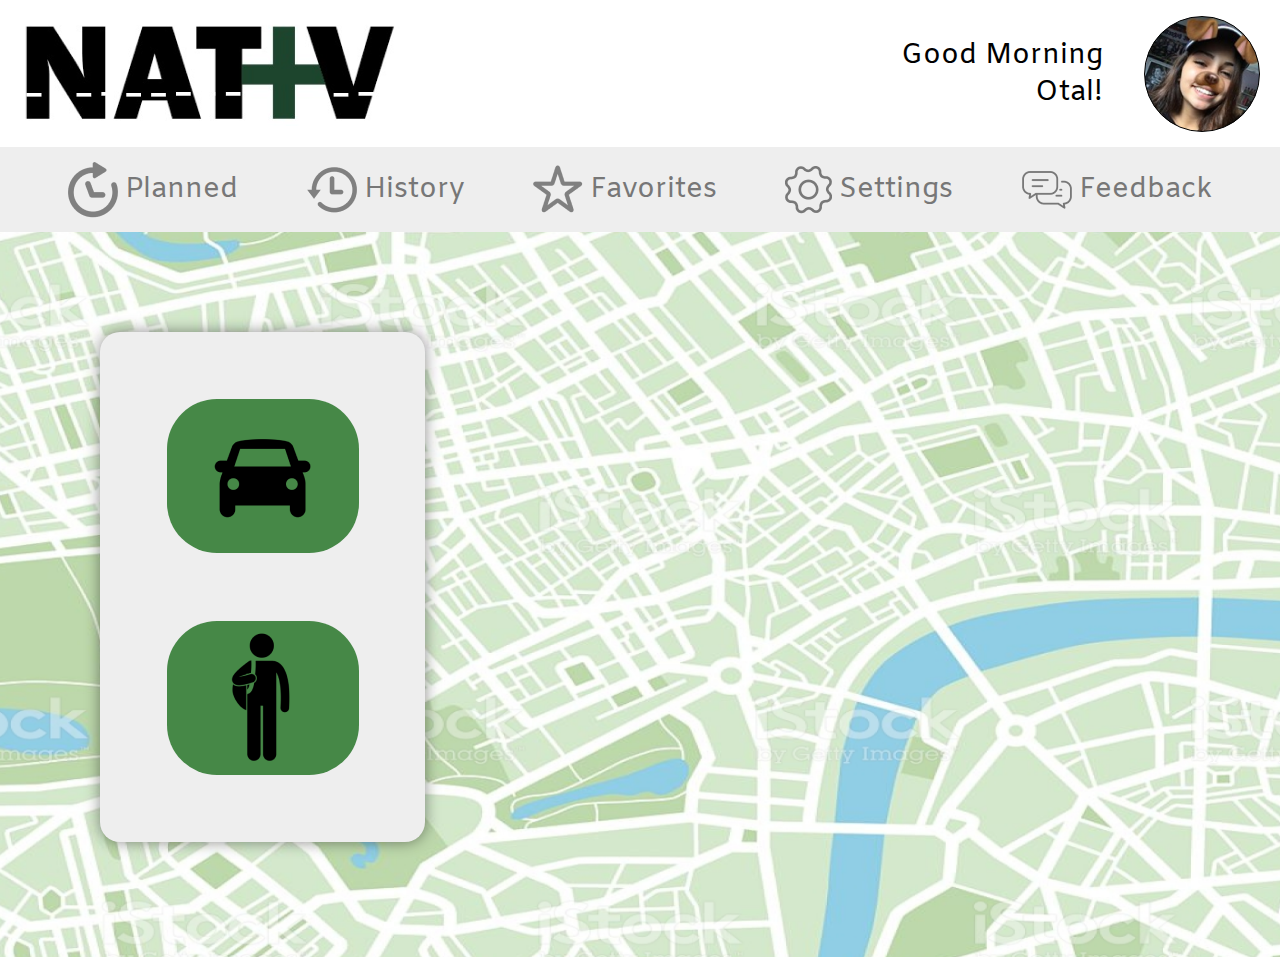
<file: portfolio/templates/Examples/Nativ+ Second Semester/index.html>
<!DOCTYPE html>
<html lang="en">
<head>
    <meta charset="UTF-8">
    <meta name="viewport" content="width=device-width, initial-scale=1.0">
    <!-- Jquery Library: -->
    <script src="https://code.jquery.com/jquery-3.5.0.js"></script>
    <!-- Google Fonts: -->
    <link href="https://fonts.googleapis.com/css2?family=Amiko:wght@400;600;700&display=swap" rel="stylesheet">
    <!-- Local Files: -->
    <script src="includes/js/scripts.js"></script>
    <link rel="stylesheet" href="includes/css/style.css">
    <title>Nativ+</title>
</head>

<body class="homePage">
    <header>
        <button class="hamburger"></button>
        <a href="#" class="logo"></a>
        <section class="user">
            <h4> Good Morning <br> Otal! </h4>
            <section>
                <a href="#"></a>                
            </section>
        </section>
    </header>
    <nav>
        <a href="TripInfo.html"><img src="includes/images/Planned.png" alt="Planned">Planned</a>
        <a href="TripInfo.html"><img src="includes/images/History.png" alt="History"> History</a>
        <a href="#"><img src="includes/images/Favorites.png" alt="Favorites"> Favorites</a>
        <a href="#"><img src="includes/images/Settings.png" alt="Settings"> Settings</a>
        <a href="#"><img src="includes/images/Feedback.png" alt="Feedback"> Feedback</a>
    </nav>
    <main>
        <img src="includes/images/map.png" alt="Map" class="map">
        <section class="box_gray">
            <a href="NewTrip.html" class="driver"></a>
            <a href="NewTrip.html" class="passenger"></a>
        </section>
    </main>
    <footer>
        <section>
            <a href="https://twitter.com/" class="twitter"></a>
            <a href="https://www.facebook.com/" class="facebook"></a>
            <a href="https://www.instagram.com/" class="instagram"></a>
        </section>
        <h6>© Department of Transportation</h6>
    </footer>
</body>

</html>
</file>
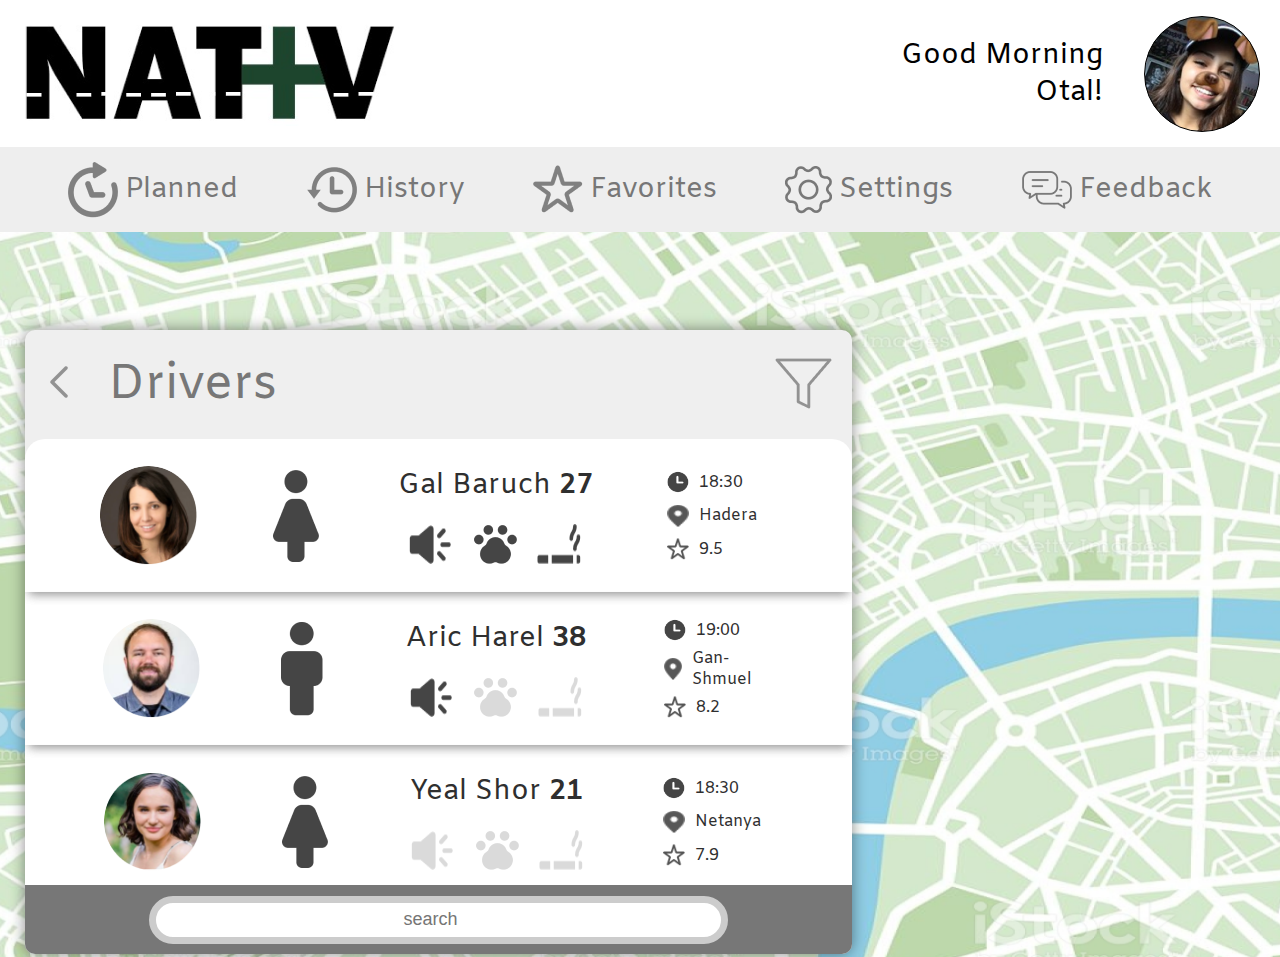
<file: portfolio/templates/Examples/Nativ+ Second Semester/DriverList.html>
<!DOCTYPE html>
<html lang="en">

<head>
    <meta charset="UTF-8">
    <meta name="viewport" content="width=device-width, initial-scale=1.0">
    <!-- Jquery Library: -->
    <script src="https://code.jquery.com/jquery-3.5.0.js"></script>
    <!-- Google Fonts: -->
    <link href="https://fonts.googleapis.com/css2?family=Amiko:wght@400;600;700&display=swap" rel="stylesheet">
    <!-- Local Files: -->
    <script src="includes/js/scripts.js"></script>
    <link rel="stylesheet" href="includes/css/style.css">
    <title>Nativ+ Driver List</title>
</head>

<body class="DriverList">
    <header>
        <button class="hamburger"></button>
        <a href="index.html" class="logo"></a>
        <section class="user">
            <h4> Good Morning <br> Otal! </h4>
            <section>
                <a href="#"> </a>
            </section>
        </section>
    </header>
    <nav>
        <a href="TripInfo.html"><img src="includes/images/Planned.png" alt="Planned">Planned</a>
        <a href="TripInfo.html"><img src="includes/images/History.png" alt="History"> History</a>
        <a href="#"><img src="includes/images/Favorites.png" alt="Favorites"> Favorites</a>
        <a href="#"><img src="includes/images/Settings.png" alt="Settings"> Settings</a>
        <a href="#"><img src="includes/images/Feedback.png" alt="Feedback"> Feedback</a>
    </nav>
    <main>
        <img src="includes/images/map.png" alt="Map" class="map">
        <section class="box_gray_DriverList">
            <div class="title">
                <a href="NewTrip.html" class="back">
                    <img src="includes/images/Back.png">
                </a>
                <h3>Drivers</h3>
                <button class="filter">
                    <img src="includes/images/Filter.png">
                </button>
            </div>
            <div class="list">

            </div>
            <div class="search">
                <input type="search" placeholder="search">
            </div>
        </section>
    </main>
    <script>createCrds()</script>
</body>

</html>
</file>
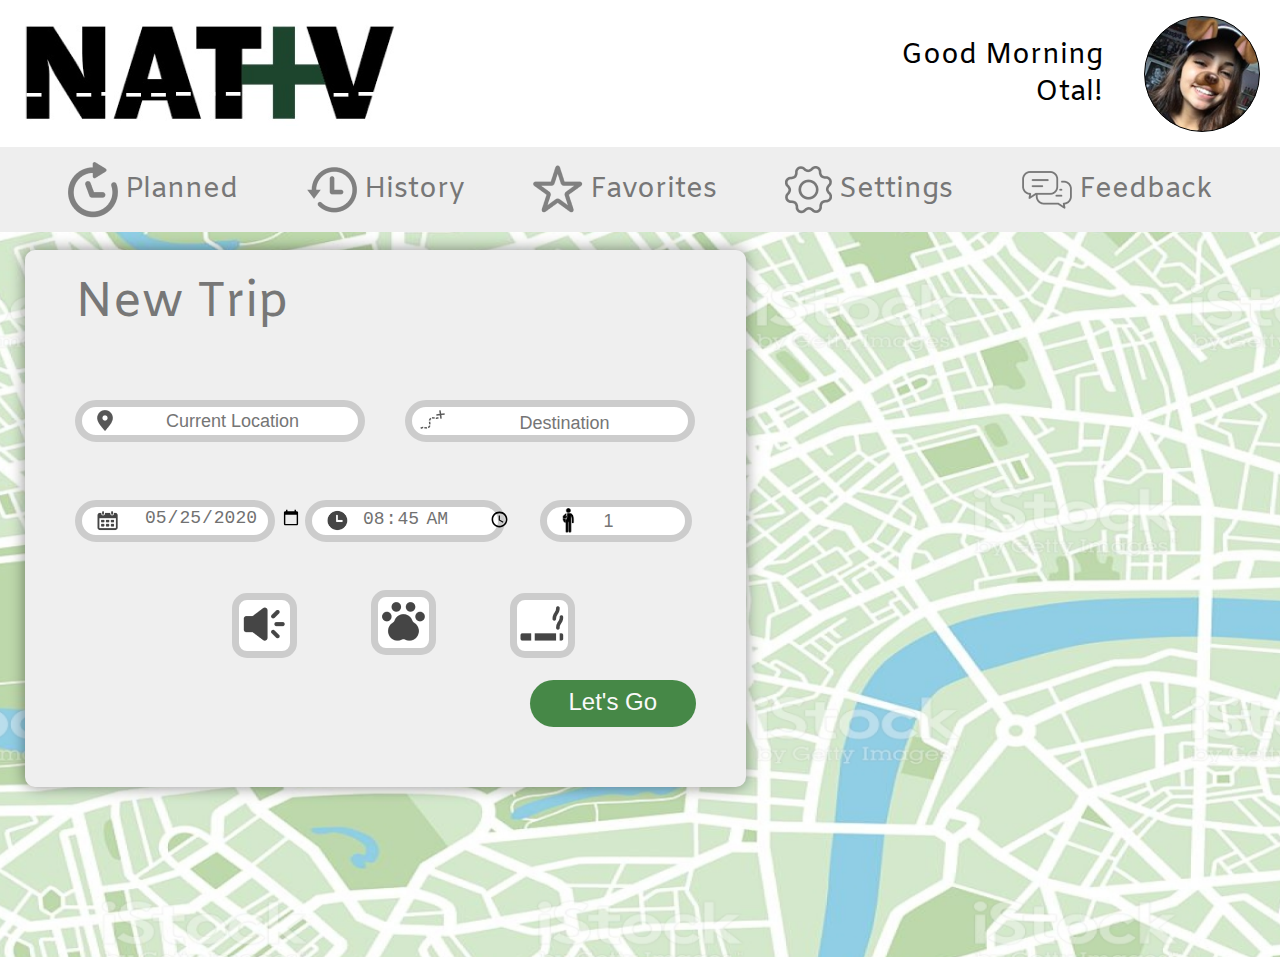
<file: portfolio/templates/Examples/Nativ+ Second Semester/NewTrip.html>
<!DOCTYPE html>
<html lang="en">

<head>
    <meta charset="UTF-8">
    <meta name="viewport" content="width=device-width, initial-scale=1.0">
    <!-- Jquery Library: -->
    <script src="https://code.jquery.com/jquery-3.5.0.js"></script>
    <!-- Google Fonts: -->
    <link href="https://fonts.googleapis.com/css2?family=Amiko:wght@400;600;700&display=swap" rel="stylesheet">
    <!-- Local Files: -->
    <script src="includes/js/scripts.js"></script>
    <link rel="stylesheet" href="includes/css/style.css">
    <title>Nativ+ New Trip</title>
</head>

<body class="NewTrip">
    <header>
        <button class="hamburger"></button>
        <a href="index.html" class="logo"></a>
        <section class="user">
            <h4> Good Morning <br> Otal! </h4>
            <section>
                <a href="#"> </a>
            </section>
        </section>
    </header>
    <nav>
        <a href="TripInfo.html"><img src="includes/images/Planned.png" alt="Planned">Planned</a>
        <a href="TripInfo.html"><img src="includes/images/History.png" alt="History"> History</a>
        <a href="#"><img src="includes/images/Favorites.png" alt="Favorites"> Favorites</a>
        <a href="#"><img src="includes/images/Settings.png" alt="Settings"> Settings</a>
        <a href="#"><img src="includes/images/Feedback.png" alt="Feedback"> Feedback</a>
    </nav>
    <main>
        <img src="includes/images/map.png" alt="Map" class="map">
        <form action="DriverList.html">
            <div class="formTitle">
                <a href="index.html" class="back"></a>
                <h2>New Trip</h2>
                <p> </p>
            </div>
            <div class="white">
                <label class="currLocation">
                    <img src="includes/images/NavigationLocation.png" alt="Location">
                    <input type="text" placeholder="Current Location">
                </label>
                <label class="destination">
                    <img src="includes/images/destination.png" alt="Destination">
                    <input type="text" placeholder="Destination" title="Please enter you desired destination" required>
                </label>
                <div class="times">
                    <label class="date">
                        <img src="includes/images/Date.png" alt="Date">
                        <input type="date" value="2020-05-25">
                    </label>
                    <label class="time">
                        <img src="includes/images/Time.png" alt="Time">
                        <input type="time" value="08:45">
                    </label>
                </div>
                <label class="number">
                    <img src="includes/images/Passenger.png" alt="Passenger">
                    <input type="number" placeholder="1">
                </label>
                <section class="preferences">
                    <button type="button" onclick="selected(1)">
                        <img src="includes/images/Sound.png" alt="Sound">
                    </button>
                    <button type="button" onclick="selected(2)">
                        <img src="includes/images/Pet.png" alt="Pet">
                    </button>
                    <button type="button" onclick="selected(3)">
                        <img src="includes/images/Cigarette.png" alt="Smoking">
                    </button>
                </section>
                <label class="submit">
                    <input type="submit" value="Let's Go">
                </label>
            </div>
        </form>
    </main>
</body>

</html>
</file>
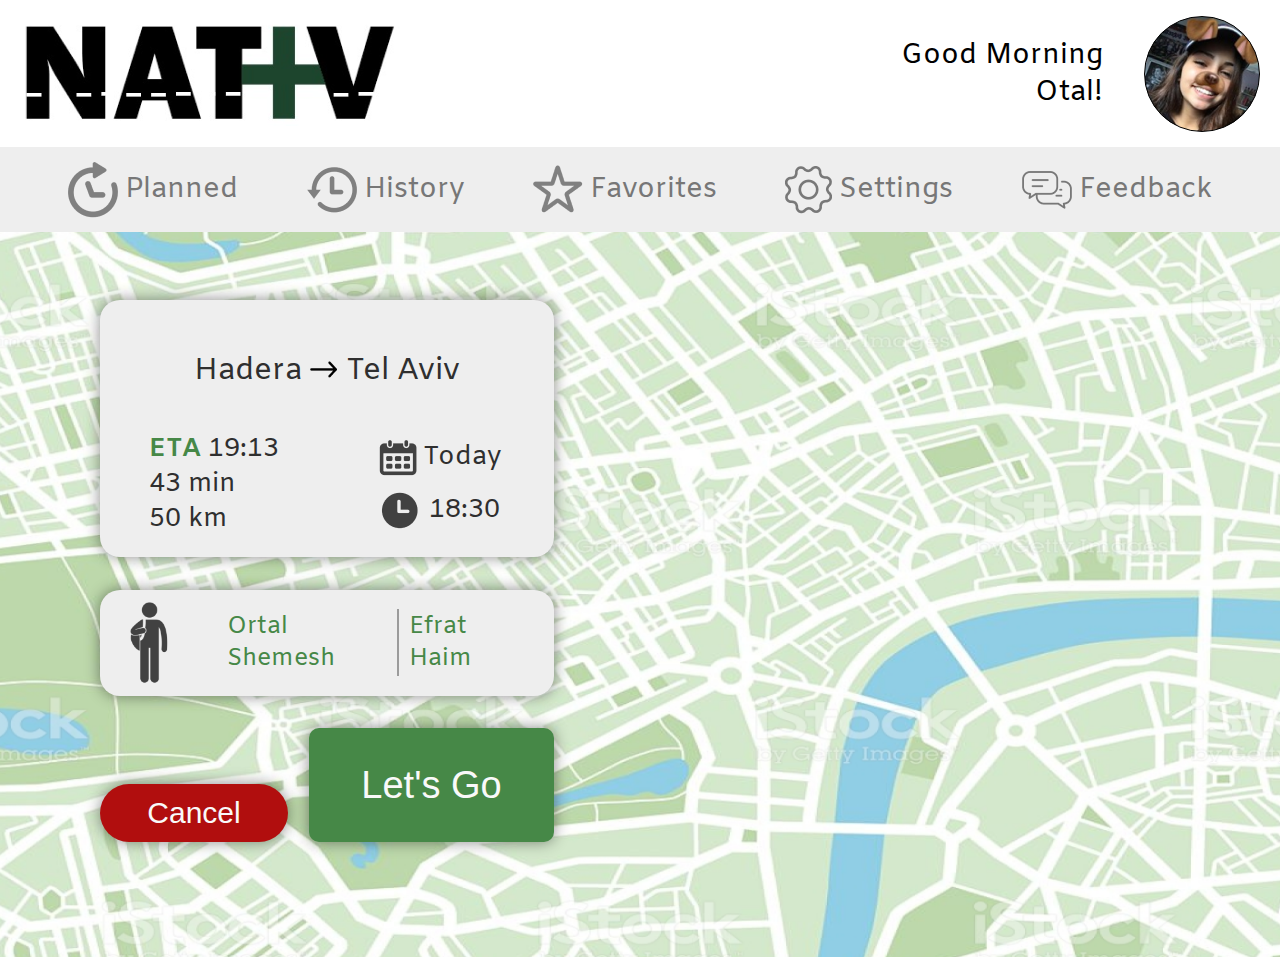
<file: portfolio/templates/Examples/Nativ+ Second Semester/TripInfo.html>
<!DOCTYPE html>
<html lang="en">

<head>
    <meta charset="UTF-8">
    <meta name="viewport" content="width=device-width, initial-scale=1.0">
    <!-- Jquery Library: -->
    <script src="https://code.jquery.com/jquery-3.5.0.js"></script>
    <!-- Google Fonts: -->
    <link href="https://fonts.googleapis.com/css2?family=Amiko:wght@400;600;700&display=swap" rel="stylesheet">
    <!-- Local Files: -->
    <script src="includes/js/scripts.js"></script>
    <link rel="stylesheet" href="includes/css/style.css">
    <title>Nativ+ Trip Info</title>
</head>

<body class="TripInfo">
    <header>
        <button class="hamburger"></button>
        <a href="index.html" class="logo"></a>
        <section class="user">
            <h4> Good Morning <br> Otal! </h4>
            <section>
                <a href="#"> </a>
            </section>
        </section>
    </header>
    <nav>
        <a href="#"><img src="includes/images/Planned.png" alt="Planned">Planned</a>
        <a href="#"><img src="includes/images/History.png" alt="History"> History</a>
        <a href="#"><img src="includes/images/Favorites.png" alt="Favorites"> Favorites</a>
        <a href="#"><img src="includes/images/Settings.png" alt="Settings"> Settings</a>
        <a href="#"><img src="includes/images/Feedback.png" alt="Feedback"> Feedback</a>
    </nav>
    <main>
        <img src="includes/images/map.png" alt="Map" class="map">
        <div class="cards">
            <section class="details">
                <div class="locations">
                    Hadera
                    <img src="includes/images/Arrow.png" alt="Arrow">
                    Tel Aviv
                </div>
                <div class="times">
                    <div class="arrival">
                        <span>ETA</span> 19:13
                        <br>
                        43 min
                        <br>
                        50 km
                    </div>
                    <div class="dates">
                        <img src="includes/images/Date.png" alt="Date">
                        <p>Today</p>
                        <img src="includes/images/Time.png" alt="Time">
                        <p>18:30</p>
                    </div>
                </div>
            </section>
            <section class="passengers">
                <img src="includes/images/Passenger.png" alt="Passenger">
                <article class="names">
                    <p>Ortal Shemesh</p>
                    <div></div>
                    <p>Efrat Haim</p>
                </article>
            </section>
            <section class="overview">
                <p>Map Overview</p>
            </section>
            <article class="buttons">
                <button class="cancel">Cancel</button>
                <button class="letsGo">Let's Go</button>
            </article>
        </div>
    </main>
</body>

</html>
</file>
<file: portfolio/templates/Examples/Nativ+ Second Semester/includes/css/style.css>
* {margin: 0; padding: 0;}

body, header, nav, main, footer {display: block;}

/* All Pages: */

body{
    font-family: 'Amiko';
}

footer   {
    display: none;
}

.hamburger  {
    display: none;
}

header  {
    height: 147px;
    width: 100%;
    display: flex;
}

header .logo    {
    background: url(../images/logo.png) no-repeat;
    flex-grow: 2;
}

.user   {
    width: 400px;
    display: flex;
	justify-content: space-around;
}

.user h4   {
    font-weight: normal;
    font-size: 28px;
    line-height: 37px;
    text-align: right;
    align-self: center;
}

.user section   {
    align-self: center;
    background: url(../images/Ortal.png) no-repeat;
    border-radius: 90px;
    border: 1px solid #000000;
    width: 114px;
    height: 114px;
}

nav {
    display: flex;
    flex-flow: row nowrap;
    justify-content: space-evenly;
    align-items: center;
    background-color: #EEEEEE;
    height: 85px;
    font-size: 28px;
    line-height: 37px;
    text-align: center;
}

nav img {
    margin-right: 7px;
    opacity: 68%;
}

nav a   {
    text-decoration: none;
    color:#777777;
    display: flex;
    align-items: center;
}

nav a:hover {
    color: #468847;
    font-weight: bold;
}

main{
    display: flex;
    flex-flow: column nowrap;
}

.map{
    object-fit: fill;
}

/* Home Page: */

.box_gray{
    position: absolute;
    display: flex;
    flex-flow: column nowrap;
    align-items: center;
    justify-content: space-evenly;
    width: 325px;
    height: 510px;
    margin-top:100px;
    margin-left:100px ;
    background: #EEEEEE;
    box-shadow: 0px 0px 15px rgba(0, 0, 0, 0.45); 
    border-radius: 20px;
}
.driver{
    background: url(../images/Driver.png)  no-repeat center;
    width: 192px;
    height: 154px;
    border-radius: 50px;
    background-color:#468847;
}

.passenger{
    background: url(../images/Passenger.png)  no-repeat center;
    width: 192px;
    height: 154px;
    border-radius: 50px;
    background-color:#468847;
}

/* New Trip: */

form {
    position: absolute;
    width: 721px;
    height: 537px;
    left: 25px;
    top: 250px;
    background: #EFEFEF;
    box-shadow: 0px 0px 15px rgba(0, 0, 0, 0.45);
    border-radius: 10px;
}

form h2{
    width: 343px;
    height: 51px;
    padding-left: 50px;
    font-size: 48px;
    line-height: 64px;
    color: #777777;
    font-weight: normal;
}

form label, div input{  
    background: #FFFFFF;
    border: 7px solid #CCCCCC;
    box-sizing: border-box;
    border-radius: 25px;
    text-align: center;
}

form input{
    font-size: 18px;
    color: #717171;
    border-radius: 10px;
    text-align: center;
    border: none;
    background: none;
}

.currLocation{
    background-color: #FFFFFF;
    position: absolute;
    width: 290px;
    height: 42px;
    left: 50px;
    top: 150px;
}

.currLocation img{
    padding-left: 5px;
    padding-top: 3px;
    width: 16px;
    height: 21px;
}

.currLocation input {
    position: relative;
    bottom: 4px;
}

.destination{
    background-color: #FFFFFF;
    position: absolute;
    width: 290px;
    height: 42px;
    left: 380px;
    top: 150px;
}

.destination img{
    padding-top: 3px;
    height: 19px;
    width: 25px;
}

.white .date{
    position: absolute;
    padding-left: 40px;
    width: 200px;
    height: 42px;
    left: 50px;
    top:250px;
}

input[type=date]{
    width: 180px;     
}

.white .time{
    position: absolute;
    padding-left: 20px;
    width: 200px;
    height: 42px;
    left: 280px;
    top: 250px;
}

input[type=time]{
    width: 180px; 
}

.white .times img {
    position: absolute;
    left: 15px;
    top: 3px;
    height: 21px;
    width: 21px;
}

.number{
    position: absolute;
    width: 152px;
    height: 42px;
    left: 515px;
    top: 250px;
}

input[type=number]{
    margin-top: 4px;
    width: 130px;
}

.number img  {
    position: absolute;
    left: 15px;
    top: 1px;
    height: 25px;
    width: 13px;
}

.preferences{
    position: absolute;
    top: 340px;
    left: 137px;  
    background: none;
    border: none;
}

.preferences button{
    width: 65px;
    height: 65px;
    top: 350px;
    border-radius: 15px;
    background: #FFFFFF;
    border: 7px solid #CCCCCC;
    box-sizing: border-box;
    text-align: center;
    margin-left: 70px;
}

button, input   {
    cursor: pointer;
}

button:focus, input:focus   {
    outline: none;
}

.submit{
    position: absolute;
    width: 165.6px;
    height: 46.95px;
    left: 505px;
    top: 430px;
    background: #468847;
    border: none;
}

input[type=submit]{
    text-align: center;
    border-radius: 10px;
    margin-top: 8px;
    font-size: 24px;
    color: #F9F9F9;    
}

/* Driver List: */

.box_gray_DriverList {
    position: absolute ;
    display: flex;
    flex-flow: column nowrap;
    justify-content: space-between;
    width: 827px;
    height: 624px;
    background-color: #EFEFEF;
    box-shadow: 0px 0px 15px rgba(0, 0, 0, 0.45); 
    border-radius: 10px;
    top:330px;
    left: 25px;
}

.title {
    display: flex;
    flex-flow:row ;
    align-items: center;
    justify-content: space-around;
    min-height: 109px;
}

.back {
    flex-grow: 1; 
    padding-left: 25px;
}

.filter {
    border: none;
    background: none;
    flex-grow: 1;
}

h3 {
    flex-grow: 12;
    font-weight: normal;
    font-size: 48px;
    color: #777777;
}

.list{
    display: flex;
    flex-flow: column nowrap;
    width: 827px;
    background: #FFFFFF;
    border-top-left-radius: 20px;
    border-top-right-radius: 20px;
    overflow-y: scroll;
    overflow-x: hidden;
}

.card, .card a{
    display: flex;
    flex-flow: row nowrap;
    align-items: center;
    justify-content: space-evenly;
    width: 827px;
    min-height: 153px;
    max-height: 153px;
    border: none;
    box-shadow: 0px 6px 10px -4px rgba(0, 0, 0, 0.25);
    text-decoration: none;
    color: #2F2F2F;
}

.Photo{
    width: 97px;
    height: 99px;
    border-radius: 90px;
}

.personalInfo {
    display: flex;
    flex-flow: column nowrap;
    justify-content: space-between;
    height: 98px;
}

.personalInfo .prefs {
    display: flex;
    flex-flow: row nowrap;
    width: 174px;
    align-self: center;
    justify-content: space-between;
}

.personalInfo h4 {
    justify-self: center;
    font-weight: normal;
    font-size: 28px;
}

.personalInfo h4 span {
    font-weight: bold;
}

.tripInfo{
    display: flex;
    flex-flow: column nowrap;
    justify-content: space-evenly;
    width: 110px;
    height: 112px;
}

.tripInfo img {
    width: 22px;
    height: 22px;
    padding-right: 10px;
}

.tripInfo span {
    display: flex;
    align-items: center;
}

.search{
    justify-content: center;
    align-items: center;
    display: flex;
    width: 100%;
    height: 188px;
    background: #777777;
    border-radius: 0px 0px 10px 10px;
}

input[type=search]{
    width: 70%;
    height: 48px;
    font-weight: normal;
    font-size: 18px;
    color: #717171;  
}

div::-webkit-scrollbar {
    width: 8px;
    background: none;
 }
 
div::-webkit-scrollbar-track {
    background: none;
}
 
div::-webkit-scrollbar-thumb {
  background-color: #717171;
  border-radius: 30px;
}

/* Trip Info: */

.cards{
    position: absolute;
    display: flex;
    flex-flow: column nowrap;
    justify-content: space-between;
    width: 454px;
    height: 542px;
    left: 100px;
    top: 300px;
}

.details    {
    display: flex;
    flex-flow: column nowrap;
    justify-content: space-around;
    width: 454px;
    height: 257px;
    background: #EEEEEE;
    box-shadow: 0px 0px 15px rgba(0, 0, 0, 0.45); 
    border-radius: 20px;
    font-size: 30px;
    color: #2F2F2F;
}

.details .locations {
    padding-top: 30px;
    align-self: center;
}

.details .arrival span {
    color:#468847;
    font-weight: bold;
}

.details .times {
    width: 454px;
    display: flex;
    flex-flow: row nowrap;
    justify-content: space-around;
    font-size: 26px;
}

.details .dates{
    width: 130px;
    display: flex;
    flex-flow: row wrap;
    justify-content: space-around;
    align-items: center;
}

.passengers {
    display: flex;
    flex-flow: nowrap;   
    justify-content: space-around; 
    width: 454px;
    height: 106px;
    background: #EEEEEE;
    box-shadow: 0px 0px 15px rgba(0, 0, 0, 0.45); 
    border-radius: 20px;
    font-size: 24px;
    color: #468847;
}

.passengers div{
    width: 0px;
    height: 65px;
    margin-left: 10px;
    margin-right: 10px;
    border: 1px solid #9B9B9B;
}

.passengers .names{
    width: 300px;
    display: flex;
    flex-flow: nowrap;   
    justify-content: space-around; 
    align-items: center;
}

.passengers img{
    width: 44px;
    height: 82px;
    align-self: center; 
    opacity: 73%;
}

.overview   {
    display: none;
}

.TripInfo .buttons{
    display: flex;
    flex-flow: row nowrap;
    justify-content: space-between;
}

.letsGo {
    width: 245px;
    height: 114px;
    background-color:#468847;
    border-radius: 10px;
    border: none;

    font-size: 38px;
    color: #F9F9F9;
    box-shadow: 0px 0px 15px rgba(0, 0, 0, 0.45); 
}

.cancel {
    width: 188px;
    height: 58px;
    background-color: #B10E0E;
    border-radius: 50px;
    border: none;
    align-self: flex-end;

    font-size: 30px;
    color: #F9F9F9;
    box-shadow: 0px 0px 15px rgba(0, 0, 0, 0.45); 
}

@media (max-width: 900px){

    /* All Pages: */

    header  {
        height: 70px;
        width: 100%;
        display: flex;
        flex-flow: row nowrap;
        justify-content: space-around;
        align-items: center;
    }
    
    header .logo    {
        background: url(../images/logo_small.png) no-repeat;
        width: 191px;
        height: 70px;
        flex-grow: 0;
    }
    
    .user   {
        background: url(../images/Ortal_small.png) no-repeat center;
        border-radius: 90px;
        border: 3px solid #000000;
        width: 50px;
        height: 50px;
        align-self: center;
        display: flex;
        justify-content: flex-start;
    }
    
    .user h4   {
        display: none;
    }
         
    .user section   {
        align-self: center;
        width: 50px;
        height: 50px;
        background: none;
        border: none;
    }
    
    .hamburger  {
        display: unset;
        background: url(../images/Menu.png)  no-repeat center;
        width: 45px;
        height: 45px;
        border: none;
    }
    
    .map {
        display: none;
    }
    
    main {
        display: flex;
        flex-flow: column nowrap;
        justify-content: center;
    }
    
    nav {
        display: none;
        flex-flow: column nowrap;
        align-items: flex-start;
        border-bottom-right-radius: 10px ;
        background-color: rgba(238, 238, 238, 0.9);
        width: 160px;
        height: 250px;
        position: absolute;
        top: 58px;
        padding-left: 15px ;
        font-size: 20px;
        text-align: center;
        line-height: 50px;
        z-index: 1;
    }

    nav img {
        width: 30px;
    }

    nav a:hover {
        color:#777777;
        font-weight: unset;
    }

    /* Home Page: */

    .box_gray {
        position: unset;
        height: 320px;
        width: 182px;
        display: flex;
        flex-flow: column nowrap;
        justify-content: space-between;
        margin: 0 auto;
        margin-top: 40px;
        background: none;
        border: none;
        box-shadow: none;
    }
    
    .driver {
        background: url(../images/Driver.png)  no-repeat center;
        width: 182px;
        height: 146px;
        border-radius: 50px;
        background-color:#468847;
        position: unset;
    }
    
    .passenger {
        background: url(../images/Passenger.png)  no-repeat center;
        width: 182px;
        height: 146px;
        border-radius: 50px;
        background-color:#468847;
        position: unset;
    }
    
    footer  {
        margin-top: 100px;
        display: flex;
        flex-flow: column nowrap;
        align-items: center;
        justify-content: space-between;
        width: 100%;
        height: 80px;
    }
    
    footer section  {
        width: 230px;
        display: flex;
        flex-flow: row nowrap;
        justify-content: space-around;
    }
    
    .twitter    {
        background: url(../images/Twitter.png) no-repeat;
        width: 58px;
        height: 58px;
    }
    
    .facebook   {
        background: url(../images/Facebook.png) no-repeat;
        width: 58px;
        height: 58px;
    }
    
    .instagram  {
        background: url(../images/Instagram.png) no-repeat;
        width: 58px;
        height: 58px;
    }  
    
    /* New Trip: */

    form {
        position: unset;
        width: 100%;
        height: 100%;
        left: 0px;
        top: 0px;
        background: #EFEFEF;
        box-shadow: none;
        border-radius: 30px;
        display: flex;
        flex-flow: column nowrap;
        justify-content: center;
    }

    .formTitle {
        display: flex;
        flex-flow: row nowrap;
        align-items: center;
        align-self: center;
        width: 80%;
        justify-content: space-evenly;
    }

    .formTitle a {
        background: url(../images/Back.png) no-repeat left;
        width: 50px;
        height: 50px;
        flex-grow: 0;
        padding: 0px;
    }

    .formTitle p {
        width: 50px;
        height: 50px;
    }

    form h2 {
        padding: 0px;
        font-size: 48px;
        line-height: 64px;
        text-align: center;
        color: #777777;
        font-weight: normal;
    }

    .white {
        padding-top: 19px;
        width: 100%;
        min-height: 407px;
        background-color: #FFFFFF;
        border-radius: 30px;
        display: flex;
        flex-flow: column nowrap;
        justify-content: space-between;
        align-items: center;
    }

    .white input, .white button {
        border: none;
        background: none;
        height: 42px;
        width: 152px;
        border-radius: 10px;
        text-align: center;
        font-size: 18px;
        line-height: 24px;
        color: #717171;
    }

    form label {
        height: 42px;
        background-color: #FFFFFF;
        border: 3px solid #CCCCCC;
        border-radius: 25px;
        text-align: center;
        box-sizing: initial;
    }

    .currLocation, .destination {
        display: flex;
        flex-flow: row nowrap;
        align-items: center;
        justify-content: center;
        width: 270px;
        background-color: #FFFFFF;
        position: unset;
        height: 42px;
        left: 0px;
        top: 0px;
    }

    .currLocation input {
        position: unset;
        bottom: 0px;
    }

    .currLocation img  {
        position: relative;
        right: 40px;
        height: 21px;
        width: 16px;
        padding-left: 0px;
        padding-top: 0px;
    }

    .destination img  {
        position: relative;
        right: 40px;
        height: 19px;
        width: 25px;
        padding-left: 0px;
        padding-top: 0px;
    }

    .white .times  {
        display: flex;
        flex-flow: row nowrap;
        align-self: center;
    }

    .white .times label  {
        display: flex;
        flex-flow: row nowrap;
        align-items: center;
    }

    .white .times img {
        position: relative;
        left: 10px;
        top: 0px;
        height: 21px;
        width: 21px;
    }

    .white .date {
        position: unset;
        padding-left: 0px;
        width: 100%;
        height: 42px;
        left: 0px;
        top: 0px;
    }

    .white .times input {
        position: relative;
        left: 20px;
        width: 162px;
        text-align: center;
    }

    .white .time {
        position: unset;
        padding-left: 0px;
        width: 100%;
        height: 42px;
        left: 0px;
        top: 0px;
    }

    .preferences {
        display: flex;
        flex-flow: row nowrap;
        justify-content: space-between;
        width: 213px;
        height: 59px;
        position: unset;
        top: 0px;
        left: 0px;  
        background: none;
        border: none;
    }

    .preferences button {
        width: 55px;
        height: 55px;
        padding-top: 5px;
        background-color: #FFFFFF;
        border: 3px solid rgb(204, 204, 204);
        border-radius: 10px;
        top: 0px;
        box-sizing: border-box;
        text-align: center;
        margin-left: 0px;
    }

    .number {
        display: flex;
        flex-flow: row nowrap;
        align-items: center;
        width: 152px;
        position: unset;
        height: 42px;
        left: 0px;
        top: 0px;
    }

    .number img {
        position: relative;
        left: 10px;
        top: 0px;
        height: 25px;
        width: 13px;
    }

    input[type=number] {
        margin-top: 0px;
        width: 130px;
    }

    .submit {
        border: none;
        background-color: #468847;
        margin-bottom: 40px;
        position: unset;
        width: 165.6px;
        height: 46.95px;
        left: 0px;
        top: 0px;
    }

    .submit input {
        font-size: 24px;
        line-height: 32px;
        letter-spacing: 1.5px;
        color: #F9F9F9;
        text-align: center;
        border-radius: 0px;
        margin-top: 2px;
    }

    /* Driver List: */

    .box_gray_DriverList {
        position: fixed;
        display: flex;
        top: 70px;
        left: 0;
        width: 100%;
        box-shadow: none;
        height: 100%;
    }
    
    div::-webkit-scrollbar, div::-webkit-scrollbar-track, div::-webkit-scrollbar-thumb{
        display: none;
    }

    .title {
        max-height: 58px;
        min-height: 58px;
        justify-content: space-between;
        align-items: center;
        width: 80%;
        align-self: center;
    }

    .filter {
        border: none;
        background: none;
        flex-grow: 0;
    }

    .filter img {
        height: 28px;
        width: 31px;
    }
    
    .title h3 {
        flex-grow: 0;
    }

    .title .back {
        flex-grow: 0;
        padding: 0px;
    }

    .list {
        position: absolute;
        top: 58px;
        bottom: 120px;
        width: 100%;
    }

    .card{
        display: flex;
        flex-flow: row nowrap ;
        align-items: center;
        justify-content: space-evenly;
        width: 100%;
        min-height: 120px;
        max-height: 120px;
        border: none;
        box-shadow: 0px 6px 10px -4px rgba(0, 0, 0, 0.25);
    }

    .card a {
        min-height: 120px;
        max-height: 120px;
        width: 100%;
        border: none;
        box-shadow: none;
    }
    
    .Photo{
        width: 60px;
        height: 62px;
        border-radius: 90px;
    }

    .gender {
        height: 62px;
        width: 32px;
    }

    .personalInfo {
        display: flex;
        flex-flow: column nowrap;
        justify-content: space-between;
        height: 62px;
    }

    .personalInfo .prefs {
        display: flex;
        flex-flow: row nowrap;
        width: 111px;
        height: 23px;
        justify-content: space-between;
    }

    .prefs img {
        width: 25px;
    }

    .personalInfo h4 {
        justify-self: center;
        font-weight: normal;
        font-size: 18px;
    }

    .personalInfo h4 span {
        font-weight: bold;
    }

    .tripInfo{
        display: flex;
        flex-flow: column nowrap;
        justify-content: space-evenly;
        align-items: flex-start;
        width: 83px;
        height: 85px;
    }

    .tripInfo img {
        width: 22px;
        height: 22px;
        padding-right: 10px;
    }

    .tripInfo span {
        display: flex;
        align-items: center;
    }

    .search{
        position: fixed;
        bottom: 0px;
        height: 64px;
        background: #777777;
        border: none;
        border-radius: 0px 0px 0px 0px;
    }

    input[type=search]{
        width:80%;
        height: 42px;
        font-weight: normal;
        font-size: 18px;
        color: #717171;
    }

    
    /* Trip Info: */
 
    .TripInfo .map {
        object-fit: cover;
        display: flex;
    }

    .cards {
        position: absolute;
        display: flex;
        flex-flow: column nowrap;
        justify-content: space-between;
        align-self: center;
        width: 300px;
        height: 467px;
        top:100px;
        left: unset
    }

    .details {
        display: flex;
        flex-flow: column nowrap;
        justify-content: space-around;
        align-items: flex-start;
        width: 300px;
        height: 170px;
        background: #EEEEEE;
        box-shadow: 0px 0px 15px rgba(0, 0, 0, 0.45); 
        border-radius: 10px;
        font-size: 20px;
        line-height: 28px;
        color: #2F2F2F;
    }

    .details .locations {
        padding-top: 20px;
        align-self: center;
    }

    .details .locations img {
        width: 18px;
        height: 11px;
    }

    .details .arrival span {
        color:#468847;
        font-weight: bold;
    }

    .details .times {
        width: 225px;
        display: flex;
        flex-flow: row nowrap;
        justify-content: space-around;
        align-self: center;
        font-size: 18px;
    }

    .details .dates {
        width: 100px;
        display: flex;
        flex-flow: row wrap;
        justify-content: space-around;
        align-items: center;
    }

    .details .dates img {
        width: 25px;
        height: 25px;
    }

    .passengers {
        display: flex;
        flex-flow: nowrap;   
        justify-content: space-around; 
        width: 300px;
        height: 70px;
        background: #EEEEEE;
        box-shadow: 0px 0px 15px rgba(0, 0, 0, 0.45); 
        border-radius: 10px;
        font-size: 20px;
        line-height: 28px;
        color: #468847;
        text-align: center;
    }

    .overview {
        display: flex;
        flex-flow: nowrap;   
        justify-content: space-around; 
        width: 300px;
        height: 70px;
        background: #EEEEEE;
        box-shadow: 0px 0px 15px rgba(0, 0, 0, 0.45); 
        border-radius: 10px;
    }

    .overview p {
        font-size: 20px;
        line-height: 28px;
        color: #2F2F2F;;
        text-align: center;
        align-self: center;
    }

    .passengers div {
        width: 0px;
        height: 43px;
        border: 1px solid #9B9B9B;
    }

    .passengers .names {
        width: 200px;
        display: flex;
        flex-flow: nowrap;   
        justify-content: space-between; 
        align-items: center;
    }

    .passengers img {
        width: 29px;
        height: 54px;
        align-self: center; 
    }

    .TripInfo .buttons {
        display: flex;
        flex-flow: row nowrap;
        justify-content: space-between;
        width: 300px;
    }

    .letsGo {
        width: 144px;
        height: 70px;
        background-color:#468847;
        border-radius: 10px;
        border: none;
        font-size: 22px;
        text-align: center;
        color: #F9F9F9;
        box-shadow: 0px 0px 15px rgba(0, 0, 0, 0.45); 
    }

    .cancel {
        width: 140px;
        height: 35px;
        background-color: #B10E0E;
        border-radius: 50px;
        border: none;
        align-self: flex-end;
        font-size: 18px;
        text-align: center;
        color: #F9F9F9;
        box-shadow: 0px 0px 15px rgba(0, 0, 0, 0.45); 
    }
}
</file>
